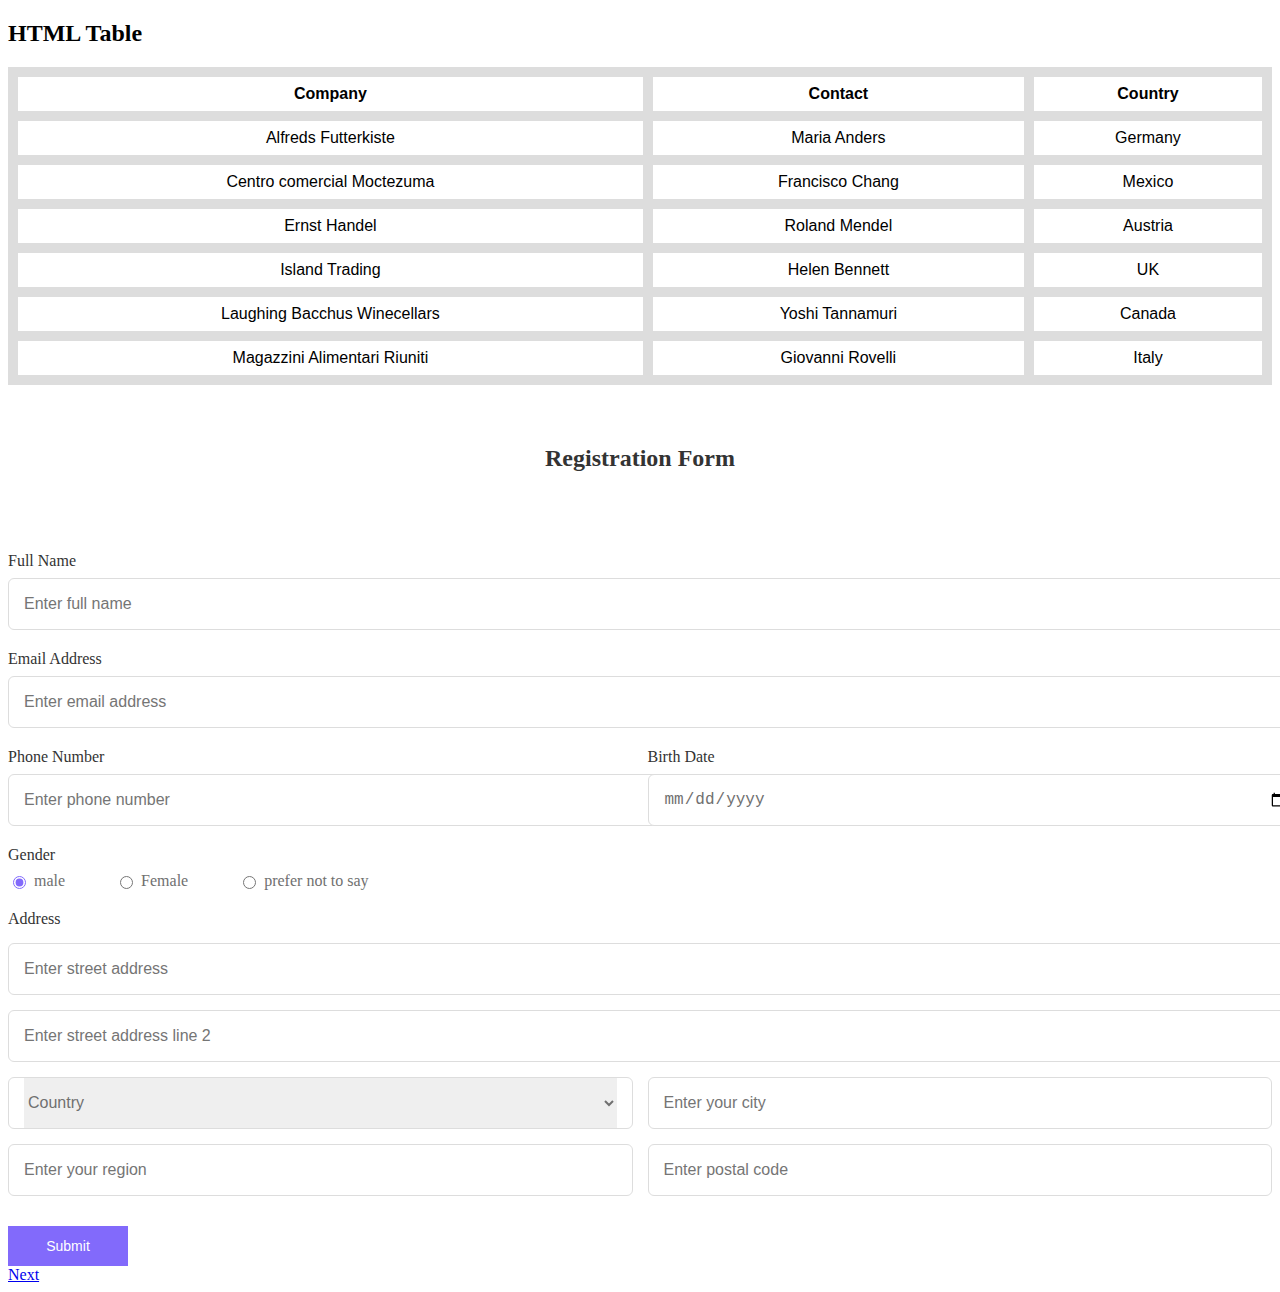
<file: index.html>
<!DOCTYPE html>
<html lang="en">
<head>
    <meta charset="UTF-8">
    <meta name="viewport" content="width=device-width, initial-scale=1.0">
    <link rel="stylesheet" href="/Css/style.css">
    <title>Document</title>
</head>
<body>
    <h2>HTML Table</h2>

<table>
    
  <tr>
    <th>Company</th>
    <th>Contact</th>
    <th>Country</th>
  </tr>
  <tr>
    <td>Alfreds Futterkiste</td>
    <td>Maria Anders</td>
    <td>Germany</td>
  </tr>
  <tr>
    <td>Centro comercial Moctezuma</td>
    <td>Francisco Chang</td>
    <td>Mexico</td>
  </tr>
  <tr>
    <td>Ernst Handel</td>
    <td>Roland Mendel</td>
    <td>Austria</td>
  </tr>
  <tr>
    <td>Island Trading</td>
    <td>Helen Bennett</td>
    <td>UK</td>
  </tr>
  <tr>
    <td>Laughing Bacchus Winecellars</td>
    <td>Yoshi Tannamuri</td>
    <td>Canada</td>
  </tr>
  <tr>
    <td>Magazzini Alimentari Riuniti</td>
    <td>Giovanni Rovelli</td>
    <td>Italy</td>
  </tr>
</table>
<header>Registration Form</header>
<form action="#" class="form">
    <div class="input-box">
      <label>Full Name</label>
      <input type="text" placeholder="Enter full name" required />
    </div>
    <div class="input-box">
      <label>Email Address</label>
      <input type="text" placeholder="Enter email address" required />
    </div>
    <div class="column">
      <div class="input-box">
        <label>Phone Number</label>
        <input type="number" placeholder="Enter phone number" required />
      </div>
      <div class="input-box">
        <label>Birth Date</label>
        <input type="date" placeholder="Enter birth date" required />
      </div>
    </div>
    <div class="gender-box">
      <h3>Gender</h3>
      <div class="gender-option">
        <div class="gender">
          <input type="radio" id="check-male" name="gender" checked />
          <label for="check-male">male</label>
        </div>
        <div class="gender">
          <input type="radio" id="check-female" name="gender" />
          <label for="check-female">Female</label>
        </div>
        <div class="gender">
          <input type="radio" id="check-other" name="gender" />
          <label for="check-other">prefer not to say</label>
        </div>
      </div>
    </div>
    <div class="input-box address">
      <label>Address</label>
      <input type="text" placeholder="Enter street address" required />
      <input type="text" placeholder="Enter street address line 2" required />
      <div class="column">
        <div class="select-box">
          <select>
            <option hidden>Country</option>
            <option>America</option>
            <option>Japan</option>
            <option>India</option>
            <option>Nepal</option>
          </select>
        </div>
        <input type="text" placeholder="Enter your city" required />
      </div>
      <div class="column">
        <input type="text" placeholder="Enter your region" required />
        <input type="number" placeholder="Enter postal code" required />
      </div>
    </div>
    <button>Submit</button>
  </form>

  <a href="/Css/Facebook.html">Next</a>
</body>
</html>
</file>
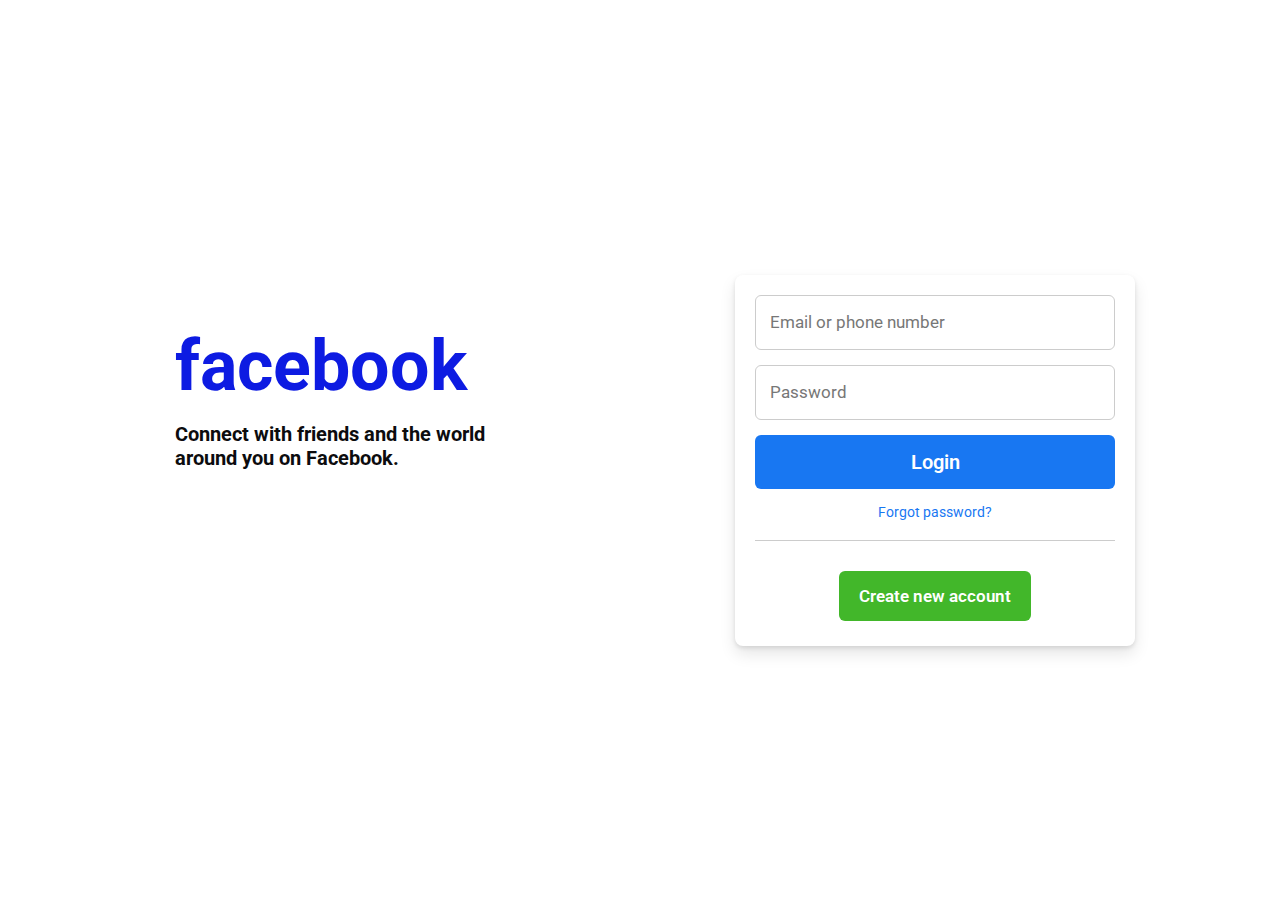
<file: Css/Facebook.html>
<!DOCTYPE html>
<html lang="en">
<head>
    <meta charset="UTF-8">
    <meta name="viewport" content="width=device-
    width, initial-scale=1.0">
    <title>Facebook Login Page</title>
    <link rel="stylesheet" href="/Css/facebook.css">
</head>
<body>
    
    <div class="left">
        <div class="main">
            <h1>facebook</h1>
            <p>Connect with friends and the world </p>
          <p> around you on Facebook.</p>
    </div>
 </div>
    <div class="right">
        <div class="main2">
          <form action="#">
            <input type="email" placeholder="Email or phone number" required>
            <input type="password" placeholder="Password" required>
            <div class="link">
              <button type="submit" class="login">Login</button>
              <a href="#" class="forgot">Forgot password?</a>
            </div>
            <hr>
            <div class="button">
              <a href="#">Create new account</a>
            </div>
          </form>
        </div>
    </div>
</body>
</html>
  </body>
</html>
</file>
<file: Css/style.css>
table {
    font-family: arial, sans-serif;
    border-collapse: collapse;
    width: 100%;
   
  }
  
  td, th {
    border: 10px solid #dddddd;
    text-align: left;
    padding: 8px;
    text-align: center;
  }
  .form .input-box {
    width: 100%;
    margin-top: 20px;
  }
  .input-box label {
    color: #333;
  }
  .form :where(.input-box input, .select-box) {
    position: relative;
    height: 50px;
    width: 100%;
    outline: none;
    font-size: 1rem;
    color: #707070;
    margin-top: 8px;
    border: 1px solid #ddd;
    border-radius: 6px;
    padding: 0 15px;
  }
  .input-box input:focus {
    box-shadow: 0 1px 0 rgba(0, 0, 0, 0.1);
  }
  .form .column {
    display: flex;
    column-gap: 15px;
  }
  .form .gender-box {
    margin-top: 20px;
  }
  .gender-box h3 {
    color: #333;
    font-size: 1rem;
    font-weight: 400;
    margin-bottom: 8px;
  }
  .form :where(.gender-option, .gender) {
    display: flex;
    align-items: center;
    column-gap: 50px;
    flex-wrap: wrap;
  }
  .form .gender {
    column-gap: 5px;
  }
  .gender input {
    accent-color: rgb(130, 106, 251);
  }
  .form :where(.gender input, .gender label) {
    cursor: pointer;
  }
  .gender label {
    color: #707070;
  }
  .address :where(input, .select-box) {
    margin-top: 15px;
  }
  .select-box select {
    height: 100%;
    width: 100%;
    outline: none;
    border: none;
    color: #707070;
    font-size: 1rem;
  }
  .form button {
    height: 40px; 
    width: 120px; 
    color: #fff;
    font-size: 0.875rem; 
    font-weight: 400;
    margin-top: 30px;
    border: none;
    cursor: pointer;
    transition: all 0.2s ease;
    background: rgb(130, 106, 251);
}

  .form button:hover {
    background: rgb(88, 56, 250);
  }
  /*Responsive*/
  @media screen and (max-width: 500px) {
    .form .column {
      flex-wrap: wrap;
    }
    .form :where(.gender-option, .gender) {
      row-gap: 15px;
    }
  }
  header {
    font-size: 1.5rem;
    color: #333;
    font-weight: 500;
    text-align: center;
    font-weight: bolder;
    padding: 60px;
  }
</file>
<file: Css/facebook.css>
@import url('https://fonts.googleapis.com/css2?family=Roboto:wght@300;400;500;700&display=swap');

* {
  margin: 0;
  padding: 0;
  box-sizing: border-box;
  font-family: 'Roboto', sans-serif;
}

.flex {
  display: flex;
  align-items: center;
}

.container {
  padding: 0 15px;
  min-height: 100vh;
  justify-content: center;
  background: #f0f2f5;
}

.facebook-page {
  justify-content: space-between;
  max-width: 1000px;
  width: 100%;
}

.facebook-page .text {
  margin-bottom: 90px;
}

.facebook-page h1 {
  color: #1877f2;
  font-size: 4rem;
  margin-bottom: 10px;
}

.facebook-page p {
  font-size: 1.75rem;
  white-space: nowrap;
}

form {
  display: flex;
  flex-direction: column;
  background: #fff;
  border-radius: 8px;
  padding: 20px;
  box-shadow: 0 2px 4px rgba(0, 0, 0, 0.1),
    0 8px 16px rgba(0, 0, 0, 0.1);
  max-width: 400px;
  width: 100%;
}

form input {
  height: 55px;
  width: 100%;
  border: 1px solid #ccc;
  border-radius: 6px;
  margin-bottom: 15px;
  font-size: 1rem;
  padding: 0 14px;
}

form input:focus {
  outline: none;
  border-color: #1877f2;
}

::placeholder {
  color: #777;
  font-size: 1.063rem;
}

.link {
  display: flex;
  flex-direction: column;
  text-align: center;
  gap: 15px;
}

.link .login {
  border: none;
  outline: none;
  cursor: pointer;
  background: #1877f2;
  padding: 15px 0;
  border-radius: 6px;
  color: #fff;
  font-size: 1.25rem;
  font-weight: 600;
  transition: 0.2s ease;
}

.link .login:hover {
  background: #0d65d9;
}

form a {
  text-decoration: none;
}

.link .forgot {
  color: #1877f2;
  font-size: 0.875rem;
}

.link .forgot:hover {
  text-decoration: underline;
}

hr {
  border: none;
  height: 1px;
  background-color: #ccc;
  margin-bottom: 20px;
  margin-top: 20px;
}

.button {
  margin-top: 25px;
  text-align: center;
  margin-bottom: 20px;
}

.button a {
  padding: 15px 20px;
  background: #42b72a;
  border-radius: 6px;
  color: #fff;
  font-size: 1.063rem;
  font-weight: 600;
  transition: 0.2s ease;
}

.button a:hover {
  background: #3ba626;
}

@media (max-width: 900px) {
  .facebook-page {
    flex-direction: column;
    text-align: center;
  }

  .facebook-page .text {
    margin-bottom: 30px;
  }
}

@media (max-width: 460px) {
  .facebook-page h1 {
    font-size: 3.5rem;
  }

  .facebook-page p {
    font-size: 1.3rem;
  }

  form {
    padding: 15px;
  }
}
body{
  width: 100vw;
  height: 100vh;
  margin: 0;
  display: flex;
  flex-direction: row;
}

.left{
  flex: 5;
  display: flex;
  justify-content: center;
  align-items: center;

}

.main{
  width: 450px;
  height: 250px;
}
.main h1{
  font-size: 70px;
  color: #0d1be2;
  margin-left: 80px;
  font-weight: 900px;
  margin-bottom: 15px;

}
.main p{
  font-size: 20px;
  color: hsl(240, 8%, 5%);
  margin-left: 80px;
  font-weight: 900px;
  font-weight: bolder;
}

.right{
  flex: 5;
  display: flex;
  justify-content: center;
  align-items: center;
}

.main2{
  width: 450px;
  height: 350px;
}
</file>
